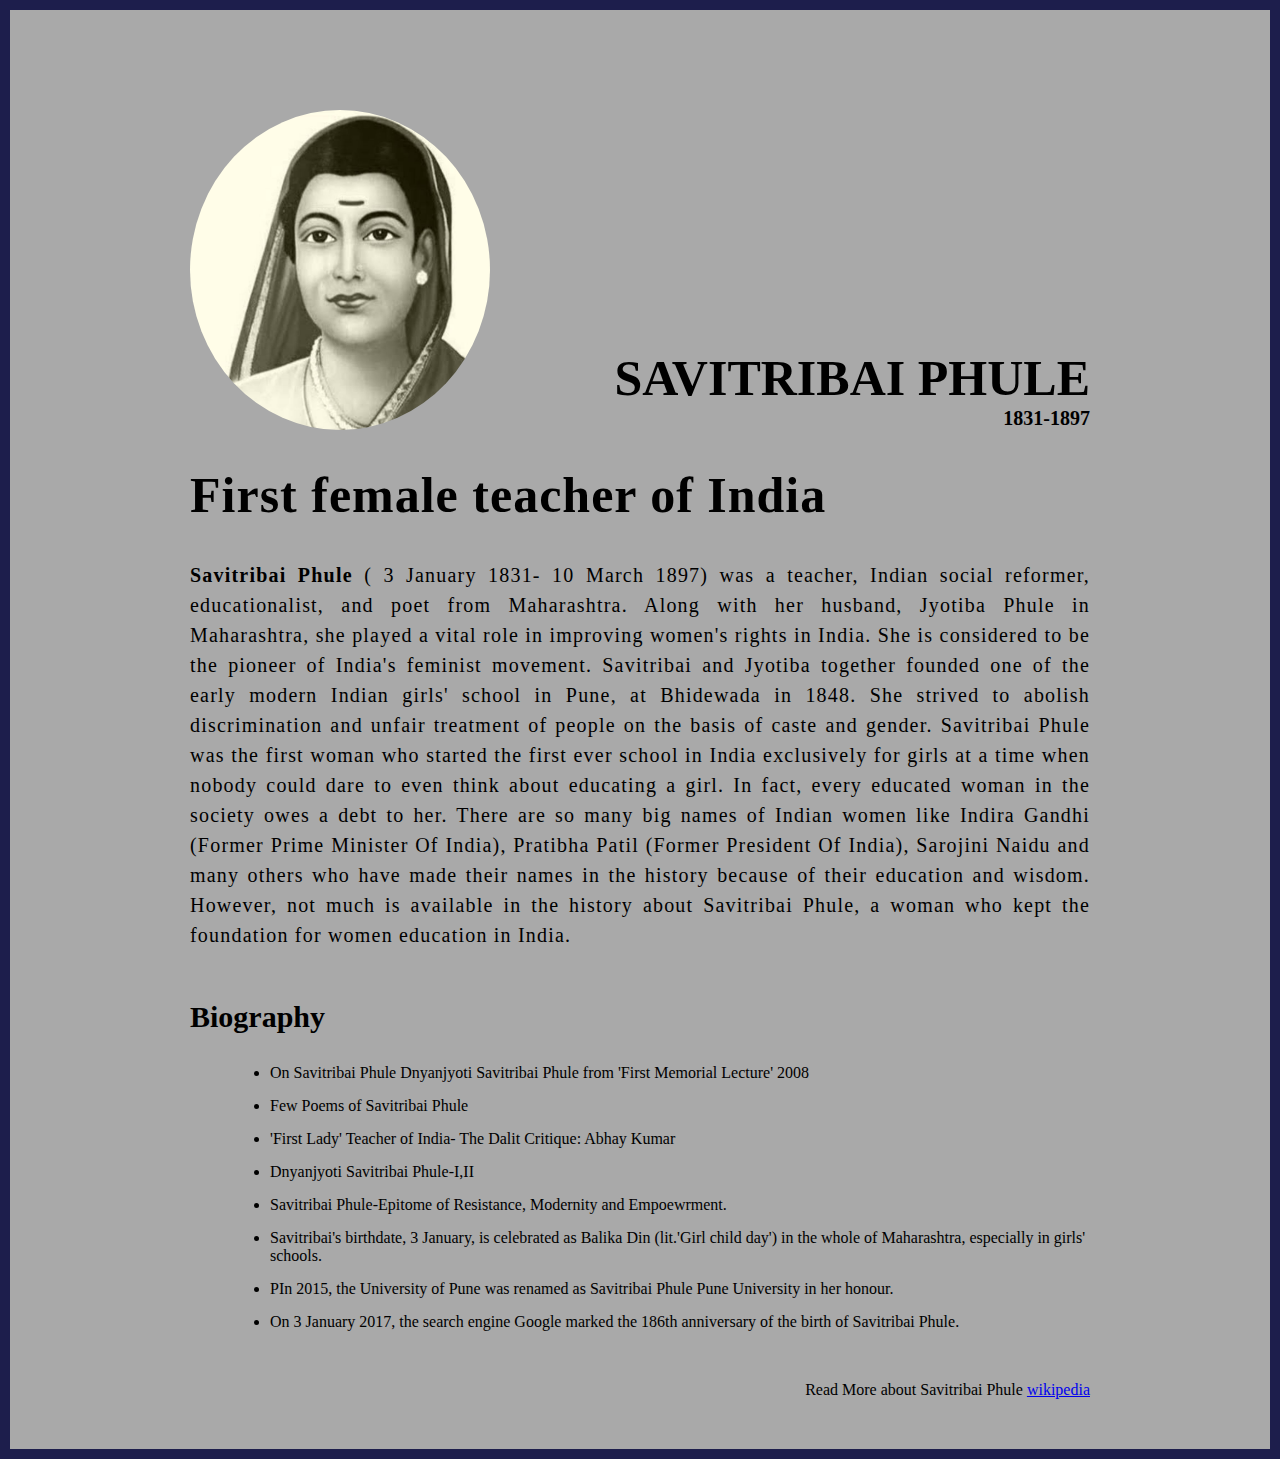
<file: prectice-project/project-1/index.htm>
<!DOCTYPE html>
<html lang="en">

<head>
    <meta charset="UTF-8">
    <meta http-equiv="X-UA-Compatible" content="IE=edge">
    <meta name="viewport" content="width=device-width, initial-scale=1.0">
    <title>Savitribai Phule</title>
    <link rel="stylesheet" href="css/style.css">
</head>

<body>
    <div class="container">
        <div class="content">
            <section class="top_section">
                <div class="img_container">
                    <img src="img/untitled-design.jpg" alt="">
                </div>
                <div>
                    <h1>Savitribai Phule</h1>
                    <h4>1831-1897 </h4>
                </div>
            </section>
            <section class="about_section">
                <h2>First female teacher of India</h2>
                <p><b>Savitribai Phule </b> ( 3 January 1831- 10 March 1897) was a teacher, Indian social reformer, educationalist, and poet from
                    Maharashtra.
                    Along with her husband, Jyotiba Phule in Maharashtra, she played a vital role in improving women's
                    rights in India. She is considered to be the pioneer of India's feminist movement. Savitribai and
                    Jyotiba together founded one of the early modern Indian girls' school in Pune, at Bhidewada in 1848.
                    She strived to abolish discrimination and unfair treatment of people on the basis of caste and
                    gender.

                    Savitribai Phule was the first woman who started the first ever school in India exclusively for
                    girls at a time when nobody could dare to even think about educating a girl. In fact, every educated
                    woman in the society owes a debt to her. There are so many big names of Indian women like Indira
                    Gandhi (Former Prime Minister Of India), Pratibha Patil (Former President Of India), Sarojini Naidu
                    and many others who have made their names in the history because of their education and wisdom.
                    However, not much is available in the history about Savitribai Phule, a woman who kept the
                    foundation for women education in India.</p>
            </section>
            <section class="biography_section">
                <h3>Biography</h3>
                <ul>
                    <li>On Savitribai Phule Dnyanjyoti Savitribai Phule from 'First Memorial Lecture' 2008</li>
                    <li>Few Poems of Savitribai  Phule</li>
                    <li>'First Lady' Teacher of India- The Dalit Critique: Abhay Kumar</li>
                    <li>  Dnyanjyoti Savitribai Phule-I,II</li>
                    <li>  Savitribai Phule-Epitome of Resistance, Modernity and Empoewrment.</li>
                    <li>Savitribai's birthdate, 3 January, is celebrated as Balika Din (lit.'Girl child day') in the
                        whole of Maharashtra, especially in girls' schools.</li>
                    <li>PIn 2015, the University of Pune was renamed as Savitribai Phule Pune University in her honour.
                    </li>
                    <li>On 3 January 2017, the search engine Google marked the 186th anniversary of the birth of
                        Savitribai Phule.</li>
                </ul>
            </section>
            <footer>Read More about Savitribai Phule <a href="https://en.wikipedia.org/wiki/Savitribai_Phule">wikipedia</a></footer>
        </div>
    </div>
</body>

</html>
</file>
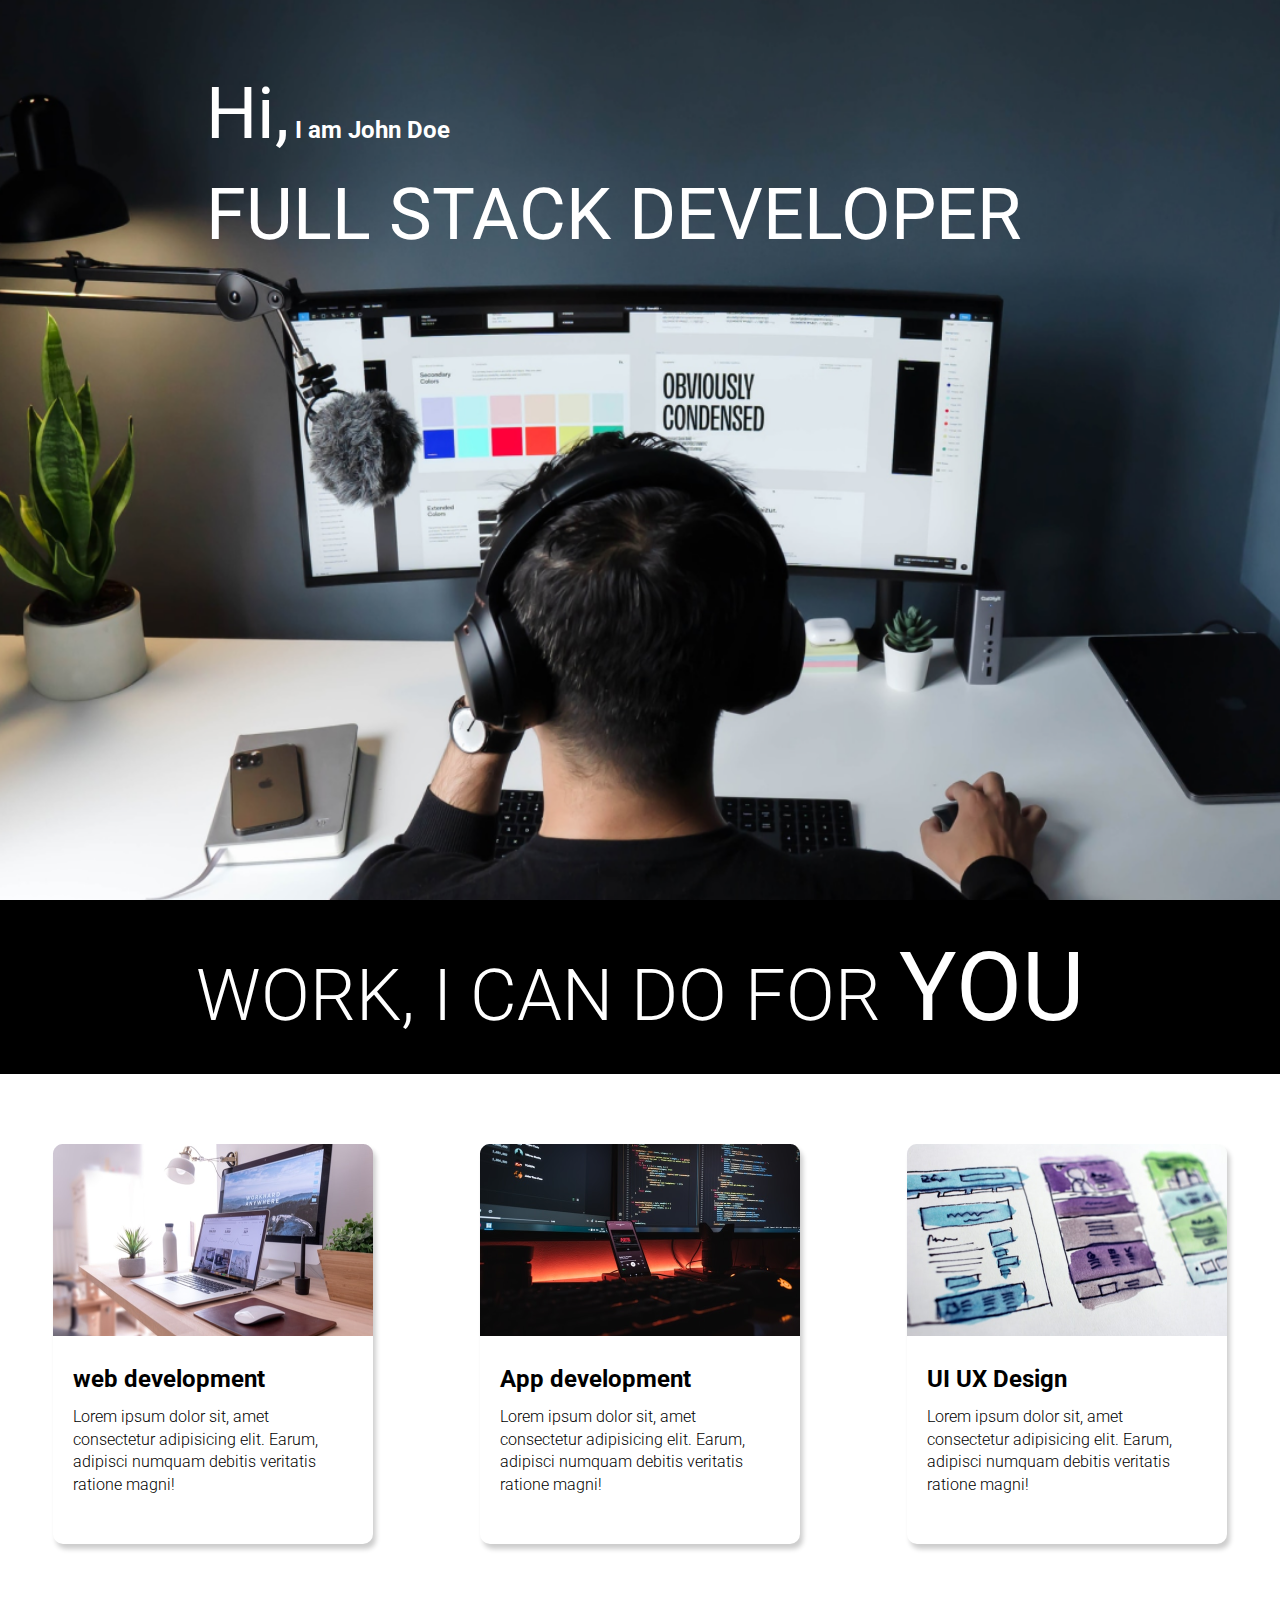
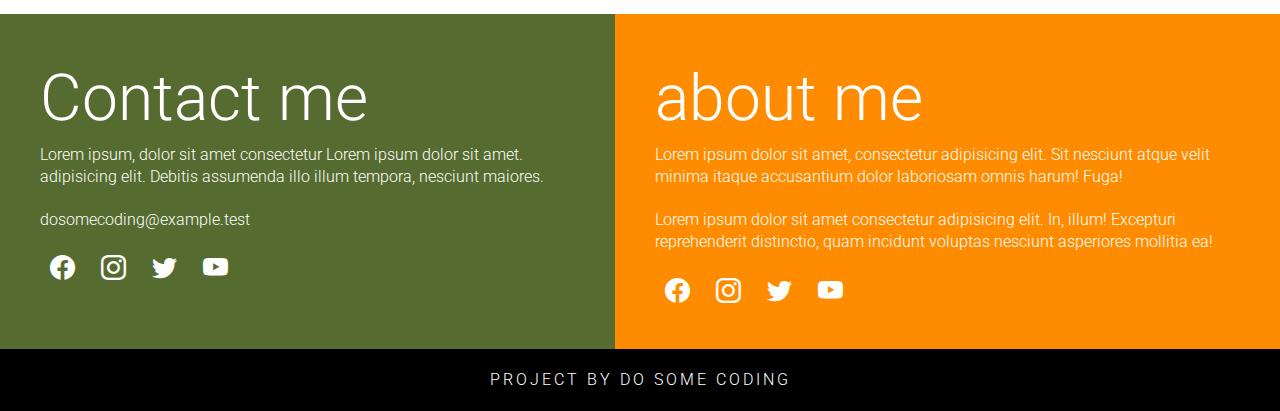
<file: prectice-project/project-4/index.htm>
<!DOCTYPE html>
<html lang="en">

<head>
    <meta charset="UTF-8">
    <meta http-equiv="X-UA-Compatible" content="IE=edge">
    <meta name="viewport" content="width=device-width, initial-scale=1.0">
    <title>Developer Landing Page</title>
    <link rel="stylesheet" href="css/style.css">
    <link rel="stylesheet" href="https://cdn.jsdelivr.net/npm/bootstrap-icons@1.10.4/font/bootstrap-icons.css">

</head>

<body>
    <section class="hero_section">
        <div class="text_container">
            <h2><span class="lg_text">Hi,</span> I am John Doe</h2>
            <h1 class="lg_text">FULL STACK DEVELOPER</h1>
        </div>
    </section>

    <section class="black_box">
        <h2>WORK, I CAN DO FOR <span>YOU</span> </h2>
    </section>

    <section class="work">
        <div class="grid_item">
            <div class="card">
                <div class="img_container">
                    <img src="img/web.png" alt="web development">
                </div>
                <div class="card_content">
                    <h2>web development</h2>
                    <p>Lorem ipsum dolor sit, amet consectetur adipisicing elit. Earum, adipisci numquam debitis
                        veritatis
                        ratione magni! </p>
                      
                </div>
            </div>
        </div>
        <div class="grid_item">
            <div class="card">
                <div class="img_container">
                    <img src="img/mobile.png" alt="web development">
                </div>
                <div class="card_content">
                    <h2>App development</h2>
                    <p>Lorem ipsum dolor sit, amet consectetur adipisicing elit. Earum, adipisci numquam debitis
                        veritatis
                        ratione magni!</p>
                </div>
            </div>
        </div>
        <div class="grid_item">
            <div class="card">
                <div class="img_container">
                    <img src="img/uiux.png" alt="web development">
                </div>
                <div class="card_content">
                    <h2>UI UX Design</h2>
                    <p>Lorem ipsum dolor sit, amet consectetur adipisicing elit. Earum, adipisci numquam debitis
                        veritatis
                        ratione magni!</p>
                        
                </div>
            </div>
        </div>
    </section>

    <section class="bottom_section">
        <div class="contact">
            <h2>Contact me</h2>
            <p>Lorem ipsum, dolor sit amet consectetur
               Lorem ipsum dolor sit amet. adipisicing elit. Debitis assumenda illo illum tempora, nesciunt maiores.</p>
            <p>dosomecoding@example.test</p>
            <div class="icons">
                <i class="bi bi-facebook"></i>
                <i class="bi bi-instagram"></i>
                <i class="bi bi-twitter"></i>
                <i class="bi bi-youtube"></i>
            </div>
        </div>
        <div class="about">
            <h2>about me</h2>
            <p>Lorem ipsum dolor sit amet, consectetur adipisicing elit. Sit nesciunt atque velit minima itaque
                accusantium dolor laboriosam omnis harum! Fuga!</p>
            <p>Lorem ipsum dolor sit amet consectetur adipisicing elit. In, illum! Excepturi reprehenderit distinctio,
                quam incidunt voluptas nesciunt asperiores mollitia ea!</p>
                <div class="icons">
                    <i class="bi bi-facebook"></i>
                    <i class="bi bi-instagram"></i>
                    <i class="bi bi-twitter"></i>
                    <i class="bi bi-youtube"></i>
                </div>
        </div>
    </section>

<footer>
    project By do some coding 
</footer>






</body>

</html>
</file>
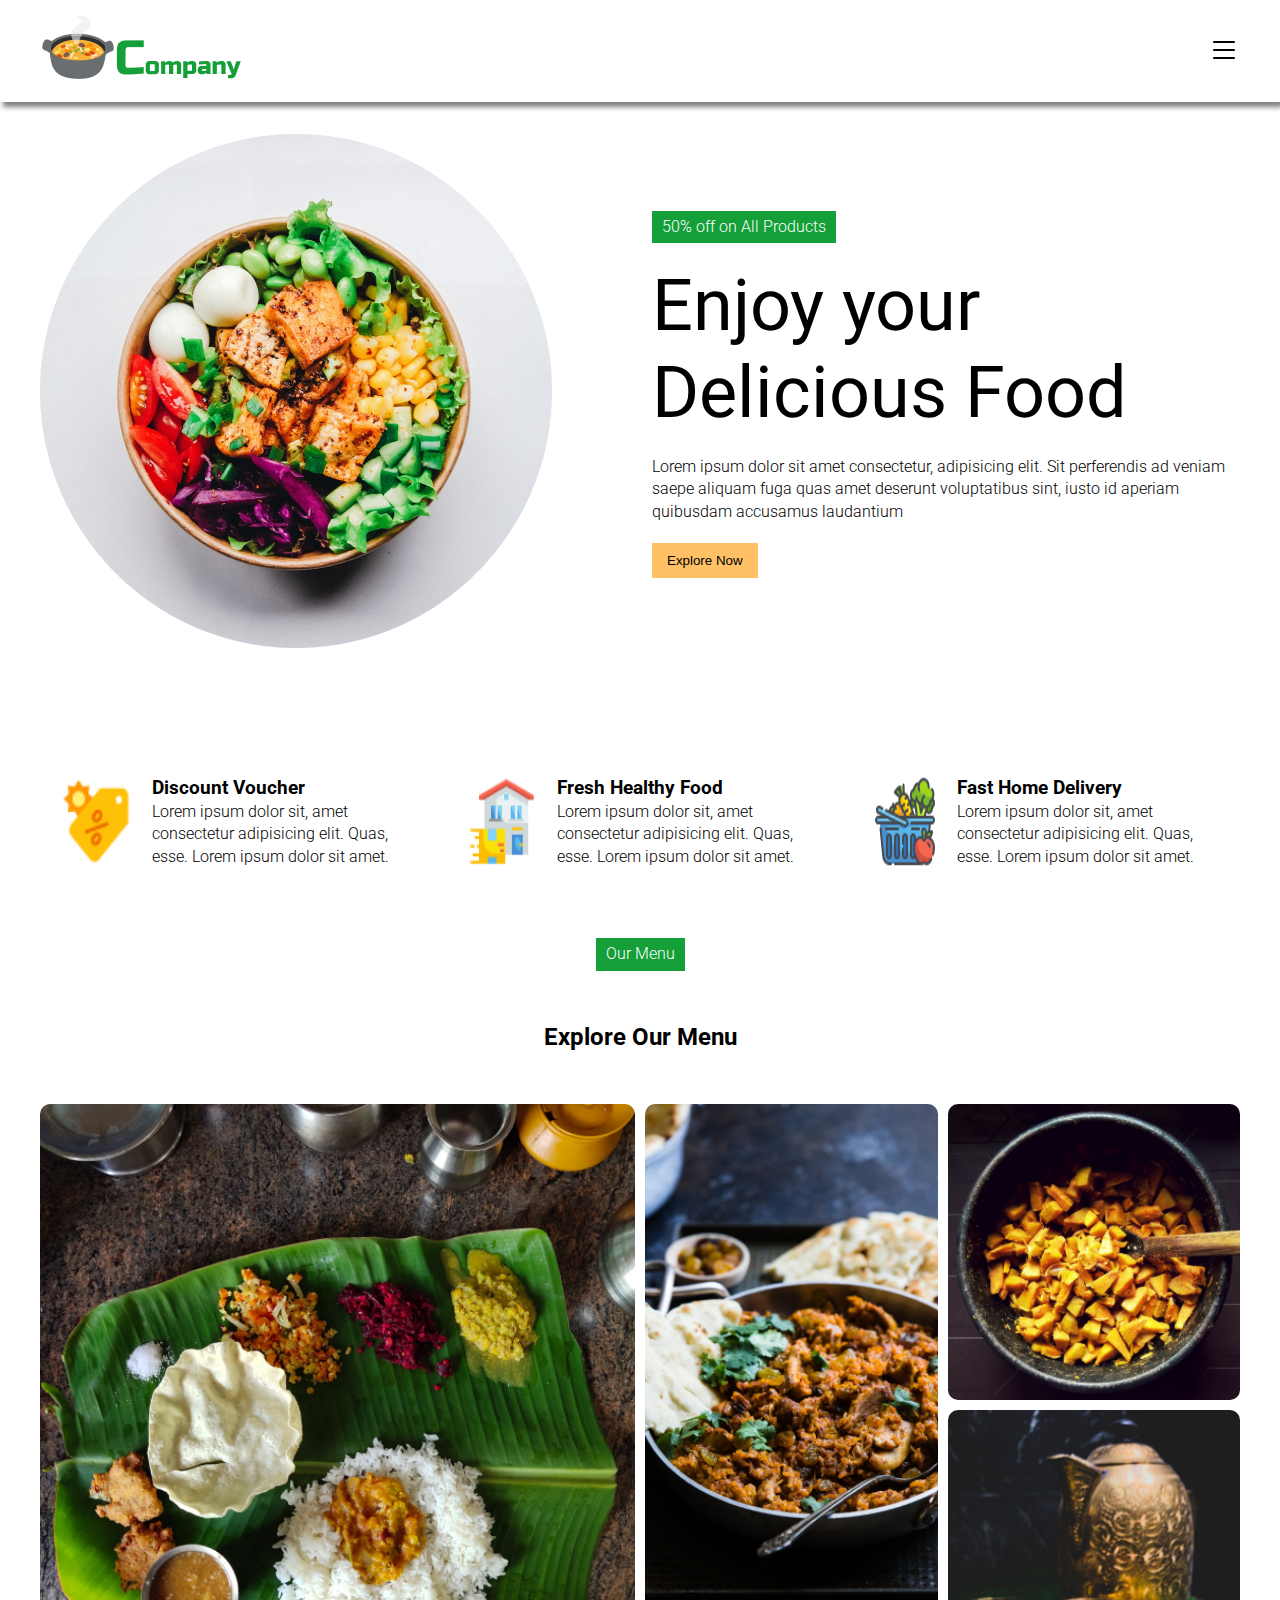
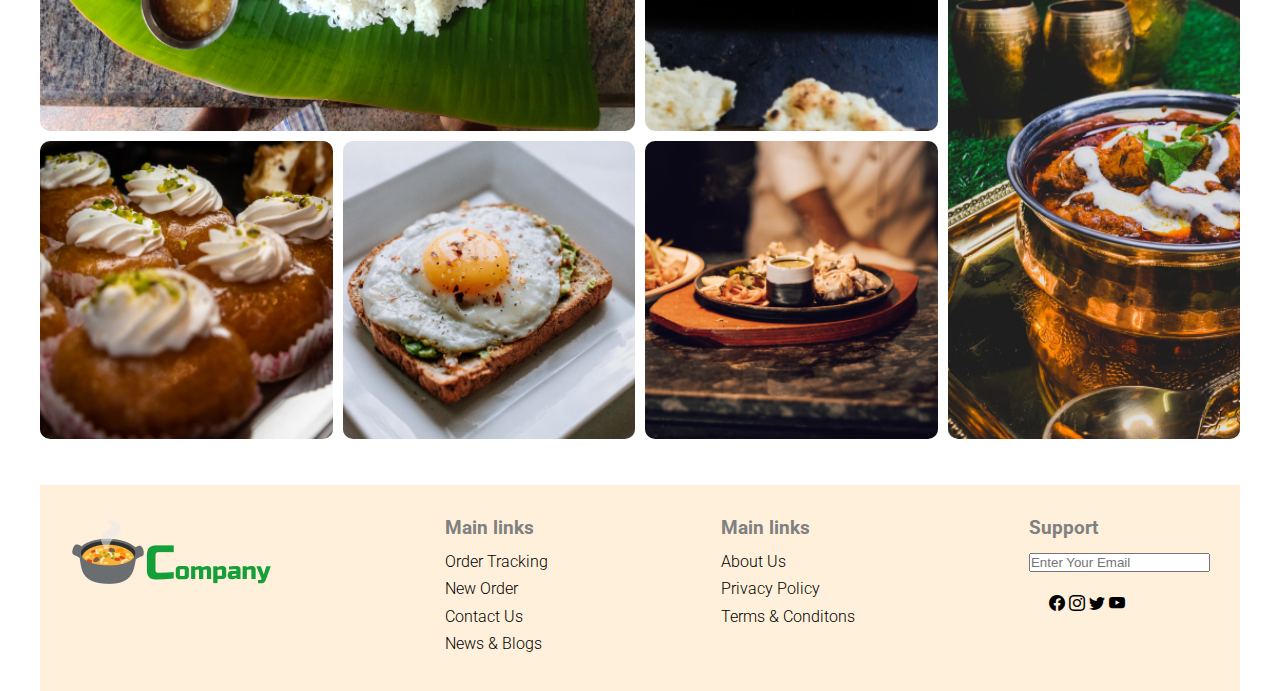
<file: prectice-project/project-5/index.htm>
<!DOCTYPE html>
<html lang="en">

<head>
    <meta charset="UTF-8">
    <meta http-equiv="X-UA-Compatible" content="IE=edge">
    <meta name="viewport" content="width=device-width, initial-scale=1.0">
    <title>Restaurant Website</title>
    <link rel="stylesheet" href="css/style.css">
    <link rel="stylesheet" href="https://cdn.jsdelivr.net/npm/bootstrap-icons@1.10.4/font/bootstrap-icons.css">
</head>

<body>
    <nav>
        <div class="navigation container">
            <div class="logo_container">
                <img src="img/logo.png" alt="logo">
            </div>
            <div class="bar_icon">
                <i class="bi bi-list"></i>
            </div>
        </div>
    </nav>

    <!-- Hero section -->
    <div class="container">
        <div class="hero">
            <div class="hero_img">
                <img src="img/hero_image.png" alt="">
            </div>
            <div class="hero_content">
                <div class="tag">50% off on All Products </div>
                <h1>Enjoy your Delicious Food</h1>
                <p>Lorem ipsum dolor sit amet consectetur, adipisicing elit. Sit perferendis ad veniam saepe aliquam
                    fuga quas amet deserunt voluptatibus sint, iusto id aperiam quibusdam accusamus laudantium</p>

                <button class="explore_btn">Explore Now</button>
            </div>
        </div>
        <section class="features">
            <div class="feature">
                <img src="icons/discount.png" alt="">
                <div class="feature_content">
                    <h3>Discount Voucher</h3>
                    <p>Lorem ipsum dolor sit, amet consectetur adipisicing elit. Quas, esse. Lorem ipsum dolor sit amet.
                    </p>
                </div>
            </div>
            <div class="feature">
                <img src="icons/delivery.png" alt="">
                <div class="feature_content">
                    <h3>Fresh Healthy Food</h3>
                    <p>Lorem ipsum dolor sit, amet consectetur adipisicing elit. Quas, esse. Lorem ipsum dolor sit amet.
                    </p>
                </div>
            </div>
            <div class="feature">
                <img src="icons/fresh.png" alt="">
                <div class="feature_content">
                    <h3>Fast Home Delivery</h3>
                    <p>Lorem ipsum dolor sit, amet consectetur adipisicing elit. Quas, esse. Lorem ipsum dolor sit amet.
                    </p>
                </div>
            </div>
        </section>
        <div class="divider"></div>
        <div class="menu">
            <div class="tag">Our Menu</div>
            <h2>Explore Our Menu</h2>
            <div class="grid">
                <div class="item1">
                    <img class="grid_img" src="img/grid_image1.png" alt="">
                </div>
                <div class="item2">
                    <img class="grid_img" src="img/grid_image2.png" alt="">
                </div>
                <div class="item3">
                    <img class="grid_img" src="img/grid_image3.png" alt="">
                </div>
                <div class="item4">
                    <img class="grid_img" src="img/grid_image4.png" alt="">
                </div>
                <div class="item5">
                    <img class="grid_img" src="img/grid_image5.png" alt="">
                </div>
                <div class="item6">
                    <img class="grid_img" src="img/grid_image6.png" alt="">
                </div>
                <div class="item7">
                    <img class="grid_img" src="img/grid_image7.png" alt="">
                </div>
            </div>
        </div>

        <footer>
            <div class="footer_container container">
                <div class="footer_logo">
                    <img src="img/logo.png" alt="">
                </div>
                <div class="link_lists">
                    <h3>Main links</h3>
                    <ul>
                        <li>Order Tracking</li>
                        <li>New Order</li>
                        <li>Contact Us</li>
                        <li>News & Blogs</li>
                    </ul>
                </div>
                <div class="link_lists">
                    <h3>Main links</h3>
                    <ul>
                        <li>About Us</li>
                        <li>Privacy Policy</li>
                        <li>Terms & Conditons</li>
                    </ul>
                </div>
                <div class="news_letter">
                    <h3>Support</h3>
                    <input type="email" placeholder="Enter Your Email">
                    <div class="icon_container">
                        <div class="icon">
                            <i class="bi bi-facebook"></i>
                            <i class="bi bi-instagram"></i>
                            <i class="bi bi-twitter"></i>
                            <i class="bi bi-youtube"></i>
                        </div>
                    </div>
                </div>
            </div>
        </footer>


    </div>

</body>

</html>
</file>
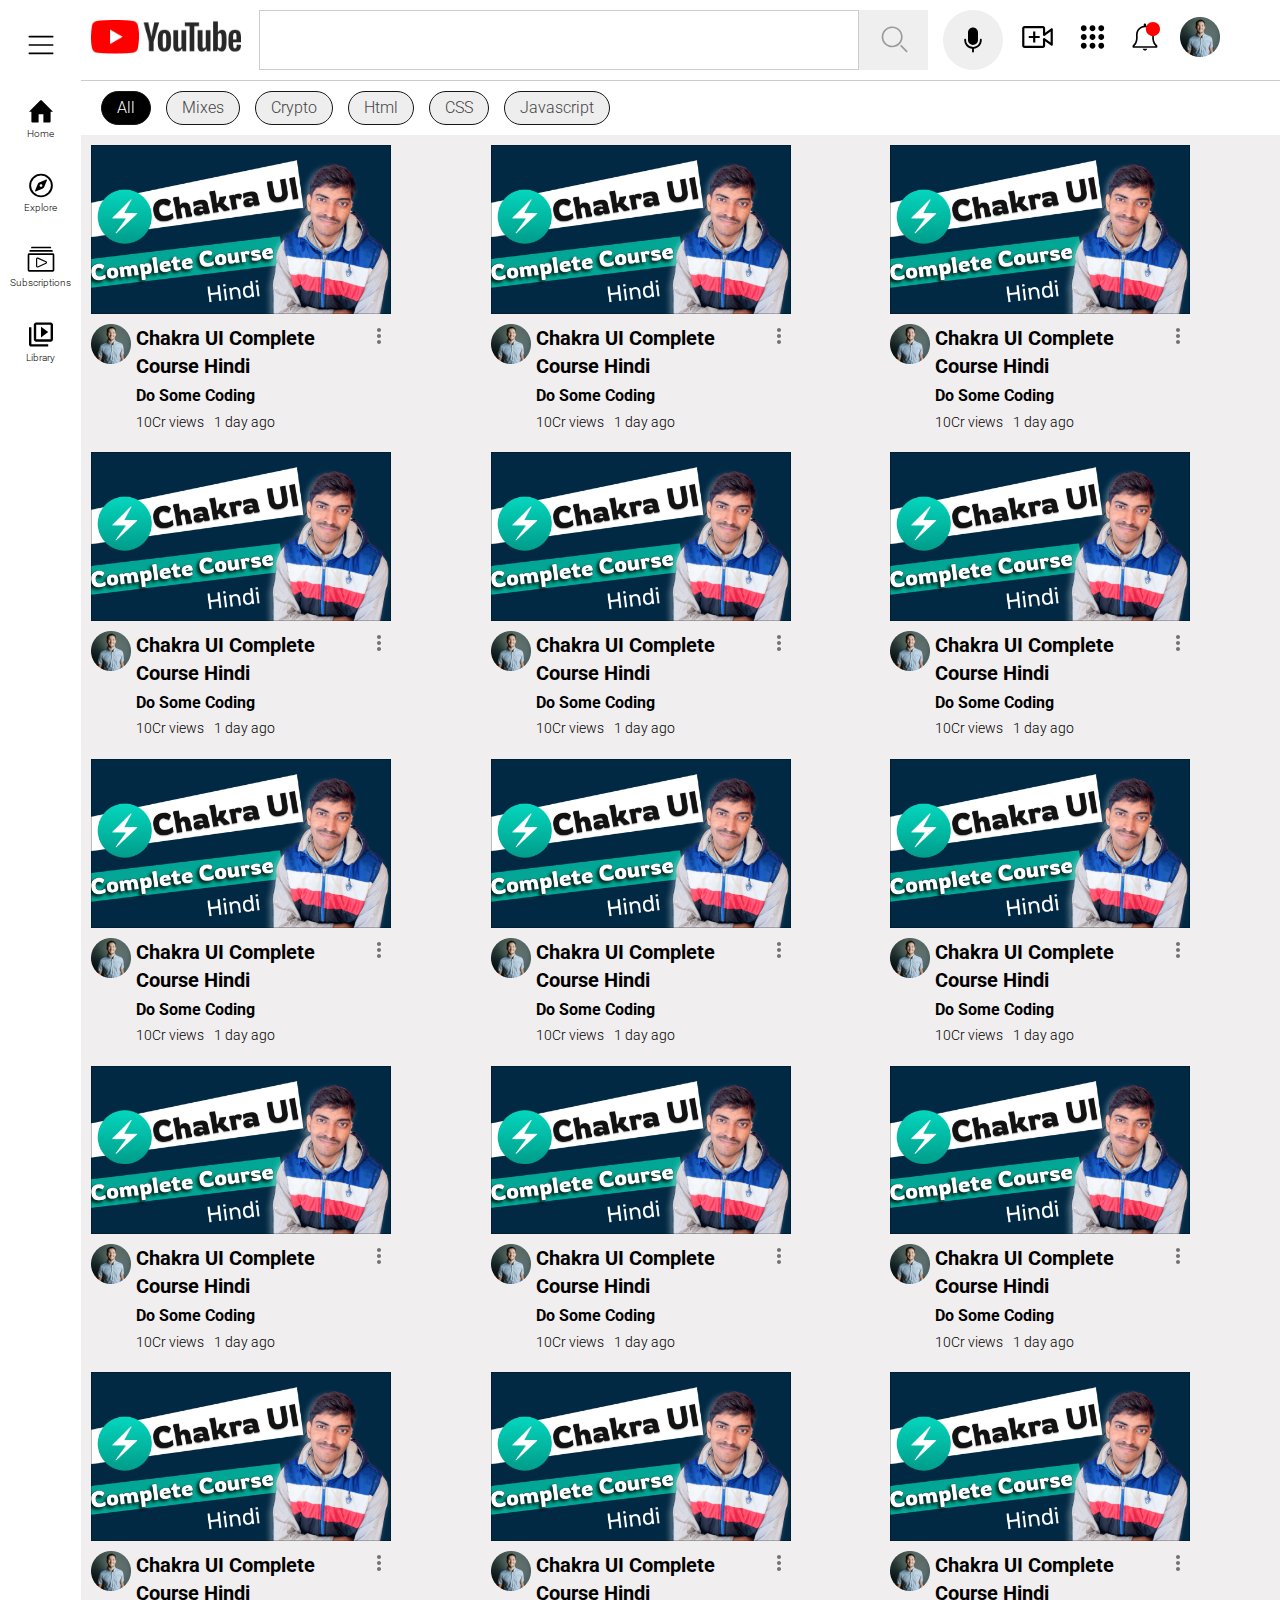
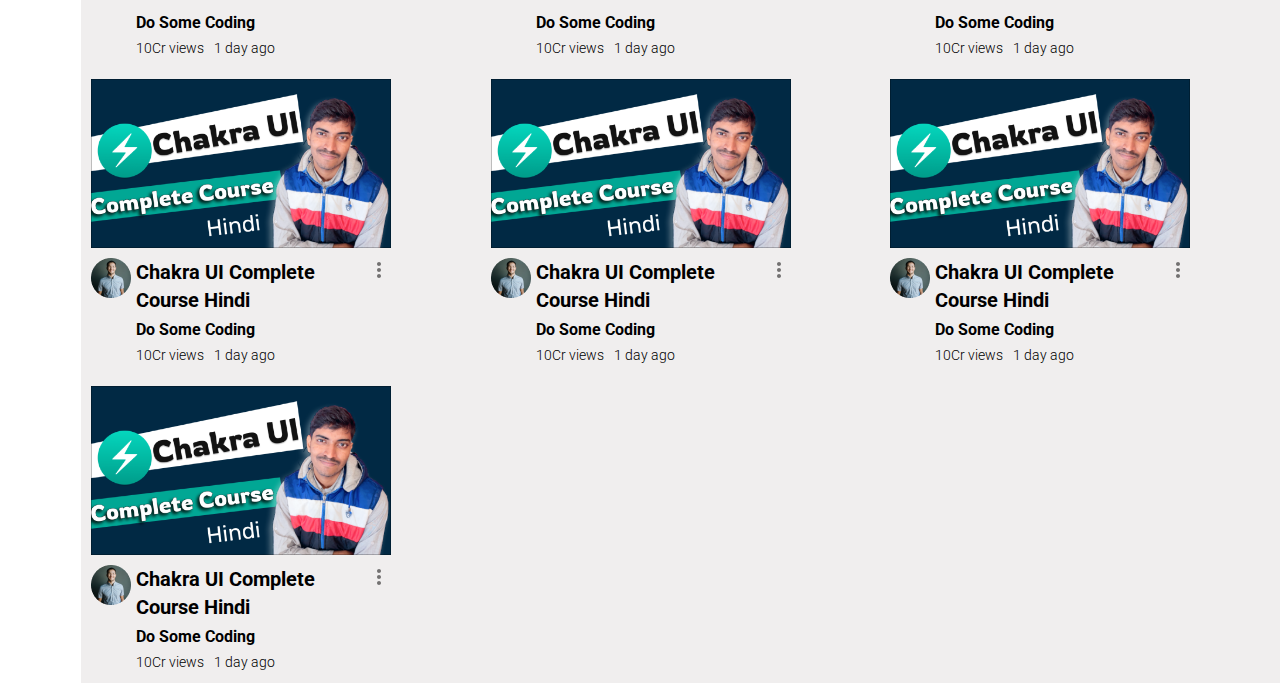
<file: prectice-project/project-7/index.htm>
<!DOCTYPE html>
<html lang="en">
  <head>
    <meta charset="UTF-8" />
    <meta http-equiv="X-UA-Compatible" content="IE=edge" />
    <meta name="viewport" content="width=device-width, initial-scale=1.0" />
    <title>Youtube Clone</title>
    <link rel="stylesheet" href="css/style.css" />
  </head>
  <body>
    <div class="container">
      <aside>
        <div class="bars">
          <img src="icons/bars.svg" alt="bars" />
        </div>

        <div class="side-icons">
          <i>
            <img src="icons/home.svg" alt="home" />
          </i>
          <p>Home</p>
        </div>
        <div class="side-icons">
          <i>
            <img src="icons/compass.svg" alt="explore" />
          </i>
          <p>Explore</p>
        </div>
        <div class="side-icons">
          <i>
            <img src="icons/video-gallary.svg" alt="gallary" />
          </i>
          <p>Subscriptions</p>
        </div>
        <div class="side-icons">
          <i>
            <img src="icons/video-library.svg" alt="library" />
          </i>
          <p>Library</p>
        </div>
      </aside>
      <div class="main-container">
        <header>
          <nav>
            <div class="logo">
              <img src="img/youtube-logo.png" alt="Youtube Logo" />
            </div>
            <div class="center-nav">
              <div class="search">
                <input type="text" />
                <button>
                  <img src="icons/search.svg" alt="search" />
                </button>
              </div>
              <div class="mic">
                <img src="icons/mic.svg" alt="mic" />
              </div>
            </div>
            <div class="side-nav">
              <i>
                <img src="icons/video-add.svg" alt="video add" />
              </i>
              <i>
                <img src="icons/dot-grid.svg" alt="grid" />
              </i>
              <i>
                <img src="icons/bell.svg" alt="bell" />
              </i>
              <i>
                <img src="img/avatar.png" alt="avatar" />
              </i>
            </div>
          </nav>
          <div class="tags">
            <div class="tag dark">All</div>
            <div class="tag light">Mixes</div>
            <div class="tag light">Crypto</div>
            <div class="tag light">Html</div>
            <div class="tag light">CSS</div>
            <div class="tag light">Javascript</div>
          </div>
        </header>
        <main>
          <div class="card-container">
            <div class="card">
              <img src="img/thumbnail.png" alt="thumbnail" />
              <div class="avatar-content">
                <div class="avatar">
                  <img src="img/avatar.png" alt="avatar" />
                </div>

                <div class="content">
                  <h3>Chakra UI Complete Course Hindi</h3>
                  <p class="channel-name">Do Some Coding</p>
                  <div class="content-status">
                    <p>10Cr views</p>
                    <p>1 day ago</p>
                  </div>
                </div>
                <div class="dots">
                  <img src="icons/dots.svg" alt="dots" />
                </div>
              </div>
            </div>
            <div class="card">
              <img src="img/thumbnail.png" alt="thumbnail" />
              <div class="avatar-content">
                <div class="avatar">
                  <img src="img/avatar.png" alt="avatar" />
                </div>

                <div class="content">
                  <h3>Chakra UI Complete Course Hindi</h3>
                  <p class="channel-name">Do Some Coding</p>
                  <div class="content-status">
                    <p>10Cr views</p>
                    <p>1 day ago</p>
                  </div>
                </div>
                <div class="dots">
                  <img src="icons/dots.svg" alt="dots" />
                </div>
              </div>
            </div>
            <div class="card">
              <img src="img/thumbnail.png" alt="thumbnail" />
              <div class="avatar-content">
                <div class="avatar">
                  <img src="img/avatar.png" alt="avatar" />
                </div>

                <div class="content">
                  <h3>Chakra UI Complete Course Hindi</h3>
                  <p class="channel-name">Do Some Coding</p>
                  <div class="content-status">
                    <p>10Cr views</p>
                    <p>1 day ago</p>
                  </div>
                </div>
                <div class="dots">
                  <img src="icons/dots.svg" alt="dots" />
                </div>
              </div>
            </div>
            <div class="card">
              <img src="img/thumbnail.png" alt="thumbnail" />
              <div class="avatar-content">
                <div class="avatar">
                  <img src="img/avatar.png" alt="avatar" />
                </div>

                <div class="content">
                  <h3>Chakra UI Complete Course Hindi</h3>
                  <p class="channel-name">Do Some Coding</p>
                  <div class="content-status">
                    <p>10Cr views</p>
                    <p>1 day ago</p>
                  </div>
                </div>
                <div class="dots">
                  <img src="icons/dots.svg" alt="dots" />
                </div>
              </div>
            </div>
            <div class="card">
              <img src="img/thumbnail.png" alt="thumbnail" />
              <div class="avatar-content">
                <div class="avatar">
                  <img src="img/avatar.png" alt="avatar" />
                </div>

                <div class="content">
                  <h3>Chakra UI Complete Course Hindi</h3>
                  <p class="channel-name">Do Some Coding</p>
                  <div class="content-status">
                    <p>10Cr views</p>
                    <p>1 day ago</p>
                  </div>
                </div>
                <div class="dots">
                  <img src="icons/dots.svg" alt="dots" />
                </div>
              </div>
            </div>
            <div class="card">
              <img src="img/thumbnail.png" alt="thumbnail" />
              <div class="avatar-content">
                <div class="avatar">
                  <img src="img/avatar.png" alt="avatar" />
                </div>

                <div class="content">
                  <h3>Chakra UI Complete Course Hindi</h3>
                  <p class="channel-name">Do Some Coding</p>
                  <div class="content-status">
                    <p>10Cr views</p>
                    <p>1 day ago</p>
                  </div>
                </div>
                <div class="dots">
                  <img src="icons/dots.svg" alt="dots" />
                </div>
              </div>
            </div>
            <div class="card">
              <img src="img/thumbnail.png" alt="thumbnail" />
              <div class="avatar-content">
                <div class="avatar">
                  <img src="img/avatar.png" alt="avatar" />
                </div>

                <div class="content">
                  <h3>Chakra UI Complete Course Hindi</h3>
                  <p class="channel-name">Do Some Coding</p>
                  <div class="content-status">
                    <p>10Cr views</p>
                    <p>1 day ago</p>
                  </div>
                </div>
                <div class="dots">
                  <img src="icons/dots.svg" alt="dots" />
                </div>
              </div>
            </div>
            <div class="card">
              <img src="img/thumbnail.png" alt="thumbnail" />
              <div class="avatar-content">
                <div class="avatar">
                  <img src="img/avatar.png" alt="avatar" />
                </div>

                <div class="content">
                  <h3>Chakra UI Complete Course Hindi</h3>
                  <p class="channel-name">Do Some Coding</p>
                  <div class="content-status">
                    <p>10Cr views</p>
                    <p>1 day ago</p>
                  </div>
                </div>
                <div class="dots">
                  <img src="icons/dots.svg" alt="dots" />
                </div>
              </div>
            </div>
            <div class="card">
              <img src="img/thumbnail.png" alt="thumbnail" />
              <div class="avatar-content">
                <div class="avatar">
                  <img src="img/avatar.png" alt="avatar" />
                </div>

                <div class="content">
                  <h3>Chakra UI Complete Course Hindi</h3>
                  <p class="channel-name">Do Some Coding</p>
                  <div class="content-status">
                    <p>10Cr views</p>
                    <p>1 day ago</p>
                  </div>
                </div>
                <div class="dots">
                  <img src="icons/dots.svg" alt="dots" />
                </div>
              </div>
            </div>
            <div class="card">
              <img src="img/thumbnail.png" alt="thumbnail" />
              <div class="avatar-content">
                <div class="avatar">
                  <img src="img/avatar.png" alt="avatar" />
                </div>

                <div class="content">
                  <h3>Chakra UI Complete Course Hindi</h3>
                  <p class="channel-name">Do Some Coding</p>
                  <div class="content-status">
                    <p>10Cr views</p>
                    <p>1 day ago</p>
                  </div>
                </div>
                <div class="dots">
                  <img src="icons/dots.svg" alt="dots" />
                </div>
              </div>
            </div>
            <div class="card">
              <img src="img/thumbnail.png" alt="thumbnail" />
              <div class="avatar-content">
                <div class="avatar">
                  <img src="img/avatar.png" alt="avatar" />
                </div>

                <div class="content">
                  <h3>Chakra UI Complete Course Hindi</h3>
                  <p class="channel-name">Do Some Coding</p>
                  <div class="content-status">
                    <p>10Cr views</p>
                    <p>1 day ago</p>
                  </div>
                </div>
                <div class="dots">
                  <img src="icons/dots.svg" alt="dots" />
                </div>
              </div>
            </div>
            <div class="card">
              <img src="img/thumbnail.png" alt="thumbnail" />
              <div class="avatar-content">
                <div class="avatar">
                  <img src="img/avatar.png" alt="avatar" />
                </div>

                <div class="content">
                  <h3>Chakra UI Complete Course Hindi</h3>
                  <p class="channel-name">Do Some Coding</p>
                  <div class="content-status">
                    <p>10Cr views</p>
                    <p>1 day ago</p>
                  </div>
                </div>
                <div class="dots">
                  <img src="icons/dots.svg" alt="dots" />
                </div>
              </div>
            </div>
            <div class="card">
              <img src="img/thumbnail.png" alt="thumbnail" />
              <div class="avatar-content">
                <div class="avatar">
                  <img src="img/avatar.png" alt="avatar" />
                </div>

                <div class="content">
                  <h3>Chakra UI Complete Course Hindi</h3>
                  <p class="channel-name">Do Some Coding</p>
                  <div class="content-status">
                    <p>10Cr views</p>
                    <p>1 day ago</p>
                  </div>
                </div>
                <div class="dots">
                  <img src="icons/dots.svg" alt="dots" />
                </div>
              </div>
            </div>
            <div class="card">
              <img src="img/thumbnail.png" alt="thumbnail" />
              <div class="avatar-content">
                <div class="avatar">
                  <img src="img/avatar.png" alt="avatar" />
                </div>

                <div class="content">
                  <h3>Chakra UI Complete Course Hindi</h3>
                  <p class="channel-name">Do Some Coding</p>
                  <div class="content-status">
                    <p>10Cr views</p>
                    <p>1 day ago</p>
                  </div>
                </div>
                <div class="dots">
                  <img src="icons/dots.svg" alt="dots" />
                </div>
              </div>
            </div>
            <div class="card">
              <img src="img/thumbnail.png" alt="thumbnail" />
              <div class="avatar-content">
                <div class="avatar">
                  <img src="img/avatar.png" alt="avatar" />
                </div>

                <div class="content">
                  <h3>Chakra UI Complete Course Hindi</h3>
                  <p class="channel-name">Do Some Coding</p>
                  <div class="content-status">
                    <p>10Cr views</p>
                    <p>1 day ago</p>
                  </div>
                </div>
                <div class="dots">
                  <img src="icons/dots.svg" alt="dots" />
                </div>
              </div>
            </div>
            <div class="card">
              <img src="img/thumbnail.png" alt="thumbnail" />
              <div class="avatar-content">
                <div class="avatar">
                  <img src="img/avatar.png" alt="avatar" />
                </div>

                <div class="content">
                  <h3>Chakra UI Complete Course Hindi</h3>
                  <p class="channel-name">Do Some Coding</p>
                  <div class="content-status">
                    <p>10Cr views</p>
                    <p>1 day ago</p>
                  </div>
                </div>
                <div class="dots">
                  <img src="icons/dots.svg" alt="dots" />
                </div>
              </div>
            </div>
            <div class="card">
              <img src="img/thumbnail.png" alt="thumbnail" />
              <div class="avatar-content">
                <div class="avatar">
                  <img src="img/avatar.png" alt="avatar" />
                </div>

                <div class="content">
                  <h3>Chakra UI Complete Course Hindi</h3>
                  <p class="channel-name">Do Some Coding</p>
                  <div class="content-status">
                    <p>10Cr views</p>
                    <p>1 day ago</p>
                  </div>
                </div>
                <div class="dots">
                  <img src="icons/dots.svg" alt="dots" />
                </div>
              </div>
            </div>
            <div class="card">
              <img src="img/thumbnail.png" alt="thumbnail" />
              <div class="avatar-content">
                <div class="avatar">
                  <img src="img/avatar.png" alt="avatar" />
                </div>

                <div class="content">
                  <h3>Chakra UI Complete Course Hindi</h3>
                  <p class="channel-name">Do Some Coding</p>
                  <div class="content-status">
                    <p>10Cr views</p>
                    <p>1 day ago</p>
                  </div>
                </div>
                <div class="dots">
                  <img src="icons/dots.svg" alt="dots" />
                </div>
              </div>
            </div>
            <div class="card">
              <img src="img/thumbnail.png" alt="thumbnail" />
              <div class="avatar-content">
                <div class="avatar">
                  <img src="img/avatar.png" alt="avatar" />
                </div>

                <div class="content">
                  <h3>Chakra UI Complete Course Hindi</h3>
                  <p class="channel-name">Do Some Coding</p>
                  <div class="content-status">
                    <p>10Cr views</p>
                    <p>1 day ago</p>
                  </div>
                </div>
                <div class="dots">
                  <img src="icons/dots.svg" alt="dots" />
                </div>
              </div>
            </div>
          </div>
        </main>
      </div>
    </div>
  </body>
</html>
</file>
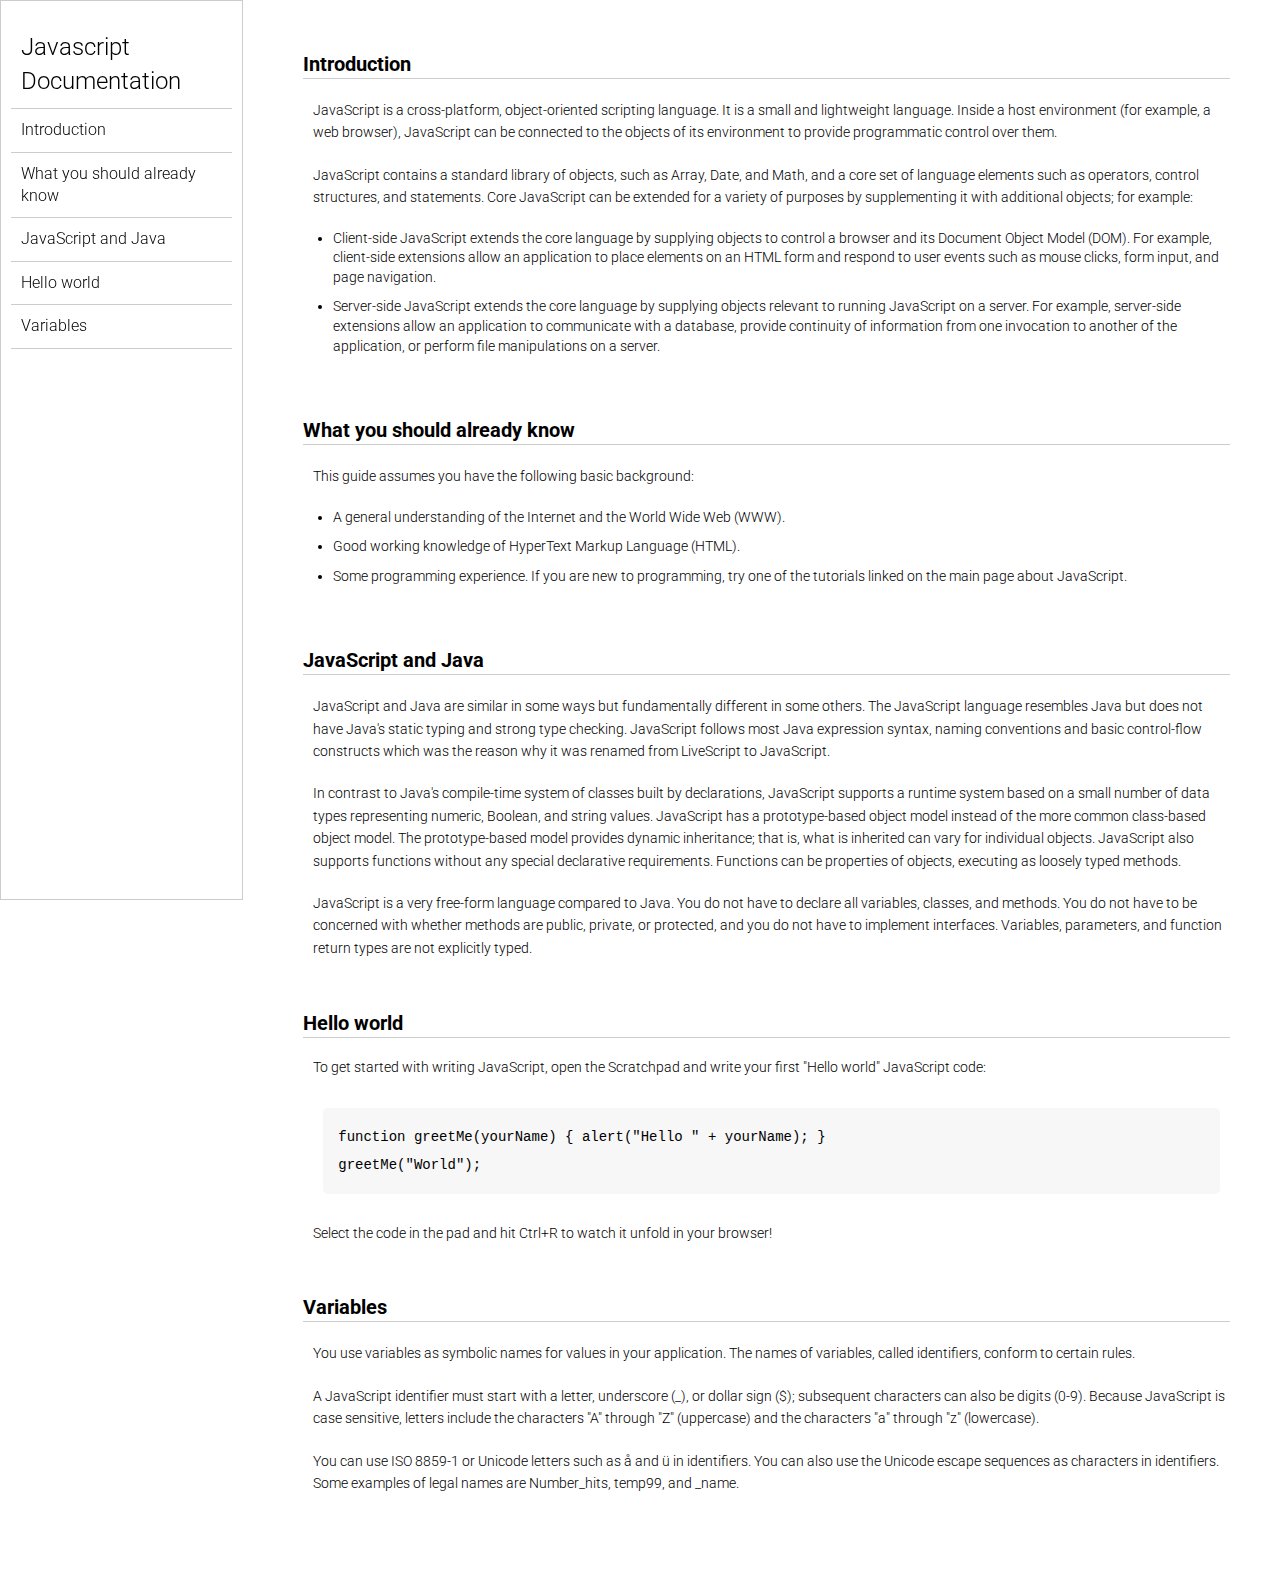
<file: prectice-project/project-8/index.htm>
<!DOCTYPE html>
<html lang="en">
  <head>
    <meta charset="UTF-8" />
    <meta http-equiv="X-UA-Compatible" content="IE=edge" />
    <meta name="viewport" content="width=device-width, initial-scale=1.0" />
    <title>Javascript Documentation</title>
    <link rel="stylesheet" href="css/style.css" />
  </head>
  <body>
    <header>
      <nav>
        <h1>Javascript Documentation</h1>
        <ul>
          <a href="#Introduction"><li>Introduction</li></a>
          <a href="#What_you_should_already_know"
            ><li>What you should already know</li></a
          >
          <a href="#JavaScript_and_Java"><li>JavaScript and Java</li></a>
          <a href="#Hello_world"><li>Hello world</li></a>
          <a href="#Variables"><li>Variables</li></a>
        </ul>
      </nav>
    </header>
    <main>
      <section id="Introduction">
        <h2>Introduction</h2>
        <article>
          <p>
            JavaScript is a cross-platform, object-oriented scripting language.
            It is a small and lightweight language. Inside a host environment
            (for example, a web browser), JavaScript can be connected to the
            objects of its environment to provide programmatic control over
            them.
          </p>

          <p>
            JavaScript contains a standard library of objects, such as Array,
            Date, and Math, and a core set of language elements such as
            operators, control structures, and statements. Core JavaScript can
            be extended for a variety of purposes by supplementing it with
            additional objects; for example:
          </p>
          <ul>
            <li>
              Client-side JavaScript extends the core language by supplying
              objects to control a browser and its Document Object Model (DOM).
              For example, client-side extensions allow an application to place
              elements on an HTML form and respond to user events such as mouse
              clicks, form input, and page navigation.
            </li>
            <li>
              Server-side JavaScript extends the core language by supplying
              objects relevant to running JavaScript on a server. For example,
              server-side extensions allow an application to communicate with a
              database, provide continuity of information from one invocation to
              another of the application, or perform file manipulations on a
              server.
            </li>
          </ul>
        </article>
      </section>
      <section id="What_you_should_already_know">
        <h2>What you should already know</h2>
        <article>
          <p>This guide assumes you have the following basic background:</p>

          <ul>
            <li>
              A general understanding of the Internet and the World Wide Web
              (WWW).
            </li>
            <li>Good working knowledge of HyperText Markup Language (HTML).</li>
            <li>
              Some programming experience. If you are new to programming, try
              one of the tutorials linked on the main page about JavaScript.
            </li>
          </ul>
        </article>
      </section>
      <section id="JavaScript_and_Java">
        <h2>JavaScript and Java</h2>
        <article>
          <p>
            JavaScript and Java are similar in some ways but fundamentally
            different in some others. The JavaScript language resembles Java but
            does not have Java's static typing and strong type checking.
            JavaScript follows most Java expression syntax, naming conventions
            and basic control-flow constructs which was the reason why it was
            renamed from LiveScript to JavaScript.
          </p>

          <p>
            In contrast to Java's compile-time system of classes built by
            declarations, JavaScript supports a runtime system based on a small
            number of data types representing numeric, Boolean, and string
            values. JavaScript has a prototype-based object model instead of the
            more common class-based object model. The prototype-based model
            provides dynamic inheritance; that is, what is inherited can vary
            for individual objects. JavaScript also supports functions without
            any special declarative requirements. Functions can be properties of
            objects, executing as loosely typed methods.
          </p>
          <p>
            JavaScript is a very free-form language compared to Java. You do not
            have to declare all variables, classes, and methods. You do not have
            to be concerned with whether methods are public, private, or
            protected, and you do not have to implement interfaces. Variables,
            parameters, and function return types are not explicitly typed.
          </p>
        </article>
      </section>
      <section id="Hello_world">
        <h2>Hello world</h2>
        <article>
          To get started with writing JavaScript, open the Scratchpad and write
          your first "Hello world" JavaScript code:
          <code
            >function greetMe(yourName) { alert("Hello " + yourName); }
            greetMe("World");
          </code>

          Select the code in the pad and hit Ctrl+R to watch it unfold in your
          browser!
        </article>
      </section>
      <section id="Variables">
        <h2>Variables</h2>
        <article>
          <p>
            You use variables as symbolic names for values in your application.
            The names of variables, called identifiers, conform to certain
            rules.
          </p>
          <p>
            A JavaScript identifier must start with a letter, underscore (_), or
            dollar sign ($); subsequent characters can also be digits (0-9).
            Because JavaScript is case sensitive, letters include the characters
            "A" through "Z" (uppercase) and the characters "a" through "z"
            (lowercase).
          </p>
          <p>
            You can use ISO 8859-1 or Unicode letters such as å and ü in
            identifiers. You can also use the Unicode escape sequences as
            characters in identifiers. Some examples of legal names are
            Number_hits, temp99, and _name.
          </p>
        </article>
      </section>
    </main>
  </body>
</html>
</file>
<file: prectice-project/project-1/css/style.css>
* {
    margin: 0;
    padding: 0;
    box-sizing: border-box;
}

.container {
    background-color: darkgray;
    min-height: 100vh;
    border: 10px solid #1d1e4c;
}

.content {
    width: 900px;
    margin: 0 auto;
}

.top_section {
    margin-top: 100px;
    display: flex;
    justify-content: space-between;
    align-items: flex-end;
}

.top_section h1 {
    font-size: 50px;
    font-weight: bold;
    color: black;
    text-transform: uppercase;
}

.top_section h4 {
    font-size: 20px;
    text-align: end;
}

.img_container {
    border-radius: 50%;
    overflow: hidden;
}

.img_container,
img {
    width: 300px;
    height: 320px;
}

.about_section {
    margin-top: 50px;
}

.about_section h2 {
    font-size: 50px;
    font-weight: 400 bold;
    margin-bottom: 50px;
}

.about_section p {
    font-size: 20px;
    line-height: 30px;
    letter-spacing: 1.2px;
    text-align: justify;
}

.about_section {
    font-size: 20px;
    line-height: 30px;
    letter-spacing: 1px;
}

.biography_section {
    margin: 50px 0;
}

.biography_section h3 {
    margin-bottom: 30px;
    font-size: 30px;
}

.biography_section ul {
    margin-left: 80px;
}

.biography_section li {
    margin-bottom: 15px;
}

footer {
    margin: 50px 0;
}

footer {
    text-align: end;
}

/* @media screen and (min-width: 320px) {
    .container {
        flex-direction: column;
        place-content: center;
        padding: 80px;
    }

    .content {
        width: 100%;
        display: grid;
        gap: 10px;
        place-content: center;
        flex-direction: column;
    }

    .top_section {
        margin-top: 100px;
        display: flex;
        flex-direction: column;
        justify-content: center;
        align-content: center;
    }

    .top_section h1 {
        font-size: 50px;
        font-weight: bold;
        color: black;
        text-align: center;
        text-transform: uppercase;
    }

    .about_section h2 {
        font-size: 40px;
        text-align: center;
        font-weight: 400 bold;
        margin-bottom: 20px;
        padding: 20px;
    }

    .top_section h4 {
        font-size: 20px;
        text-align: center;
    }

    .img_container {
        border-radius: 50%;
        overflow: hidden;
    }

    .img_container,
    img {
        width: 300px;
        height: 320px;
        text-align: center;
        justify-content: space-between;
    }

    .about_section h2 {
        font-size: 30px;
        font-weight: 200 bold;
        margin-bottom: 30px;
    }

    .biography_section ul {
        margin-left: 20px;
        padding: 30px;
    }

    .biography_section li {
        margin-bottom: 15px;
    }

    footer {
        text-align: center;
    }
} */

@media screen and (max-width: 800px) {
    .container {
        flex-direction: column;
        place-content: center;
        padding: 10px;
    }

    .content {
        width: 100%;
        display: grid;
        gap: 10px;
        place-content: center;
        flex-direction: column;
    }

    .about_section p {
        font-size: 18px;
        line-height: 20px;
        letter-spacing: 1px;
        padding: 40px;
         text-align: justify; 
    }

    .top_section {
        margin-top: 100px;
        display: flex;
        flex-direction: column;
        justify-content: center;
        align-content: center;
    }

    .top_section h1 {
        font-size: 50px;
        font-weight: bold;
        color: black;
        text-align: center;
        text-transform: uppercase;
    }

    .top_section h4 {
        font-size: 20px;
        text-align: center;
    }

    .img_container {
        border-radius: 50%;
        overflow: hidden;
    }

    .img_container,
    img {
        width: 300px;
        height: 320px;
        margin: auto;
    }

    .about_section h2 {
        font-size: 30px;
        font-weight: 200 bold;
        margin-bottom: 30px;
    }
}

 @media screen and (max-width: 800px) { 
    .container {
        flex-direction: column;
        place-content: center;
        padding: 10px;
    }

    .content {
        width: 100%;
        display: grid;
        gap: 10px;
        place-content: center;
        flex-direction: column;
    }

    .top_section {
        margin-top: 100px;
        display: flex;
        flex-direction: column;
        justify-content: center;
        align-content: center;
    }

    .top_section h1 {
        font-size: 50px;
        font-weight: bold;
        color: black;
        text-align: center;
        text-transform: uppercase;
    }
    
    .top_section h4 {
        font-size: 20px;
        text-align: center;
    }
    
    .img_container {
        border-radius: 50%;
        overflow: hidden;
    }
    
    .img_container,
    img {
        width: 300px;
        height: 320px;
    }
    .about_section h2 {
        font-size: 30px;
        font-weight: 200 bold;
        margin-bottom: 30px;
    }
}
</file>
<file: prectice-project/project-4/css/style.css>
@import url('https://fonts.googleapis.com/css2?family=Roboto:ital,wght@0,100;0,300;0,400;0,500;1,100;1,300;1,400;1,500&display=swap');

* {
    padding: 0;
    margin: 0;
    box-sizing: border-box;
}

html,
body {
    line-height: 1.4;
    font-weight: 300;
    font-family: 'Roboto', sans-serif;
}

.hero_section {
    background-image: url("..///img/developer.png");
    min-height: 100vh;
    background-position: center;
    background-size: cover;
    background-repeat: no-repeat;
}

.text_container {
    color: white;
    max-width: 900px;
    margin: 0 auto;
    padding-top: 64px;
    padding-left: 16px;
}

.lg_text {
    font-size: 72px;
    font-weight: 400;
}

.black_box {
    background-color: black;
    padding: 20px;
}

.black_box h2 {
    font-size: 72px;
    color: white;
    text-align: center;
    font-weight: 300;
}

.black_box h2 span {
    font-weight: 400;
    font-size: 96px;
}

.work{
    display: grid;
    grid-template-columns: repeat(auto-fit,minmax(320px,1fr));
    min-width: 100px;
    margin: 50px auto;
}
.grid_item{
    display: flex;
    justify-content: center;
    align-items: center;
}

.card{
    max-width: 320px;
    height: 400px;
    border-radius: 10px;
    margin: 20px;
    box-shadow: 3px 5px 5px rgba(1, 1, 1, 0.2);
    transition: 0.2s ease-in-out;
}
.card:hover{
transform: scale(1.04);
box-shadow: 3px 5px 5px rgba(1, 1, 1, 0.3);
}
.card_content{
    padding: 20px;
}
.card_content h2{
    margin-bottom: 10px;
}

.bottom_section{
    display: flex;
}
.contact{
    background-color: darkolivegreen;
}

.about{
    background-color: darkorange;
}
.contact,
.about{
    min-height: 300px;
    padding: 40px;
    color: white;
}
.contact h2,
.about h2{
    font-size: 64px;
    font-weight: 300;
}
.about p,
.contact p{
    margin-bottom: 20px;
}

footer{
    text-align: center;
    text-transform: uppercase;
    background-color: black;
    color: white;
    letter-spacing: 3px;
    padding: 20px;
}

.icons{
    font-size: 25px;
    color: blue;
}
.icons .bi{
    color: white;
    padding: 10px;
    /* background-color: aqua; */
}

@media (max-width:786px) {

    .hero_section{
        min-height: 50vh;
    }
.text_container{
    padding: 10px 0;
    text-align: center;
}
.lg_text{
    font-size: 32px;
}
.black_box h2{
    font-size: 24px;
}
.black_box h2 span{
    font-weight: 400;
}
    .bottom_section{
        flex-direction: column;
    }
    .lg_text {
        font-size: 40px;
        font-weight: 400;
    }
    }
</file>
<file: prectice-project/project-7/css/style.css>
@import url("https://fonts.googleapis.com/css2?family=Roboto:ital,wght@0,100;0,300;0,500;0,700;0,900;1,100;1,300;1,400;1,500;1,700;1,900&display=swap");

* {
  margin: 0;
  padding: 0;
  box-sizing: border-box;
}

html,
body {
  font-family: "Roboto", sans-serif;
  font-weight: 300;
  line-height: 1.4;
}

nav {
  display: flex;
  justify-content: space-between;
  align-items: center;
  padding: 10px;
}
.logo img {
  width: 150px;
  height: auto;
}

.center-nav {
  display: flex;
}
.search {
  display: flex;
}
.search input {
  min-width: 600px;
  padding: 10px 20px;
  border: 0.5px solid #ccc;
}
.search button {
  border: none;
  padding: 10px 20px;
}

.mic {
  padding: 15px;
  border-radius: 50%;
  background: rgb(240, 239, 239);
  display: grid;
  place-items: center;
  margin-left: 15px;
}
.mic img {
  width: 30px;
}

.side-nav {
  display: flex;
  align-items: center;
  justify-content: center;
  gap: 20px;
  margin-right: 50px;
}

.tags {
  display: flex;
  padding: 10px 20px;
  gap: 15px;
  border-top: 1px solid #ccc;
}
.tag {
  padding: 5px 15px;
  border-radius: 20px;
  border: 1px solid rgb(22, 22, 22);
}
.dark {
  background: #000;
  color: white;
}
.light {
  background: rgb(238, 238, 238);
  color: rgb(67, 67, 67);
}

.container {
  display: flex;
}

aside {
  padding: 10px;
  display: flex;
  flex-direction: column;
  align-items: center;
  gap: 30px;
}

.side-icons {
  display: flex;
  flex-direction: column;
  align-items: center;
  justify-content: center;
}
.side-icons img {
  width: 30px;
}

.side-icons p {
  font-size: 10px;
  margin-top: -5px;
}
.bars {
  margin-top: 20px;
}
.main-container {
  width: 100%;
}
main {
  min-height: 100vh;
  background: rgb(240, 238, 238);
}

.card-container {
  display: grid;
  grid-template-columns: repeat(auto-fit, minmax(320px, 1fr));
}
.card {
  padding: 10px;
  max-width: 320px;
  display: flex;
  flex-direction: column;
}
.avatar-content {
  padding-top: 10px;
  display: flex;
  gap: 5px;
}
.card h3 {
  font-size: 20px;
}

.content {
  display: flex;
  flex-direction: column;
  gap: 5px;
}
.channel-name {
  font-size: 16px;
  font-weight: bold;
}
.content-status {
  display: flex;
  font-size: 14px;
  gap: 10px;
}

@media (max-width:786px){
    nav {
        display: flex;
        justify-content: space-between;
        align-items: center;
        flex-direction: column;
        padding: 10px;
      }
      .logo img {
        width: 150px;
        height: auto;
      }
      
      .center-nav {
        display: flex;
      }
      .search {
        display: flex;
        flex-direction: column;
      }
      .search input {
        min-width: 200px;
        padding: 10px 20px;
        border: 0.5px solid #ccc;
      }
      .search button {
        border: none;
        padding: 10px 20px;
      }
      
      .mic {
    flex-direction: column;
      }
      .mic img {
        width: 30px;
    flex-direction: column;

      }
      
      .side-nav {
        display: flex;
        align-items: center;
        justify-content: center;
    /* flex-direction: column; */
    padding: 20px;
        gap: 20px;
        margin-right: 50px;
      }
      .tags {
    display: flex;
    flex-direction: column; 
      }
    .card{
        width: 100%;
        display: flex;
        flex-direction: column;
    }
    .card img{
        width: 100%;
        display: flex;
        flex-direction: column;
    }
}
</file>
<file: prectice-project/project-8/css/style.css>
@import url("https://fonts.googleapis.com/css2?family=Roboto:ital,wght@0,100;0,300;0,500;0,700;0,900;1,100;1,300;1,400;1,500;1,700;1,900&display=swap");

* {
  margin: 0;
  padding: 0;
  box-sizing: border-box;
}
html,
body {
  font-family: "Roboto", sans-serif;
  font-weight: 300;
  line-height: 1.4;
  scroll-behavior: smooth;
}

a {
  text-decoration: none;
}

body {
  display: flex;
  gap: 10px;
}

header {
  border: 1px solid #ccc;
  height: 100vh;
  position: sticky;
  top: 0;
}
nav {
  padding: 20px 10px;
}
nav h1 {
  font-size: 1.5rem;
  font-weight: 300;
  padding: 10px;
  border-bottom: 1px solid #ccc;
}

nav ul {
  list-style: none;
}
nav ul li {
  border-bottom: 1px solid #ccc;
  padding: 10px;
  color: black;
}
nav ul li:hover {
  background: #ccc;
  transition: 0.3s ease-in-out;
}

/* Main Section */

main {
  padding: 50px;
}

section {
  margin-bottom: 50px;
  scroll-margin: 50px;
}

section article {
  max-width: 1200px;
  font-size: 14px;
}
section h2 {
  font-size: 20px;
  border-bottom: 1px solid #ccc;
  margin-bottom: 20px;
}

section article {
  margin-left: 10px;
  display: flex;
  flex-direction: column;
  gap: 20px;
}

section article ul {
  margin-left: 20px;
}
section article ul li {
  margin-bottom: 10px;
}

section article p {
  font-size: 14px;
  line-height: 1.6;
}

code {
  display: block;
  text-align: left;
  white-space: pre-line;
  line-height: 2;
  background-color: #f7f7f7;
  padding: 15px;
  margin: 10px;
  border-radius: 5px;
}



@media (max-width:786px){
  header {
    border: 1px solid #ccc;
    height: 100vh;
    position: absolute;
    padding: 20px;
    top: 0;
  }
  nav {
    padding: 20px 10px;
  }
  main {
    padding: 50px;
    display: flex;
    margin-top: 300px;
    flex-direction: column;
  }
  
  section {
    margin-bottom: 50px;
    scroll-margin: 10px;
  }
}
</file>
<file: prectice-project/project-5/css/style.css>
@import url("https://cdn.jsdelivr.net/npm/bootstrap-icons@1.10.4/font/bootstrap-icons.css");
@import url('https://fonts.googleapis.com/css2?family=Roboto:ital,wght@0,100;0,300;0,400;0,500;1,100;1,300;1,400;1,500&display=swap');

* {
    padding: 0;
    margin: 0;
    box-sizing: border-box;
}

html,
body {
    line-height: 1.4;
    font-weight: 300;
    font-family: 'Roboto', sans-serif;
}

button {
    padding: 10px 15px;
    border: none;
    transition: 0.2s ease-in-out;
}

button:hover {
    opacity: 0.8;
    transition: 0.2s ease-in-out;
}

nav {
    box-shadow: 3px 5px 5px rgba(1, 1, 1, 0.5);
    position: sticky;
    top: 0;
    margin-bottom: 32px;
    background-color: white;
    padding: 10px;
    z-index: 50;
}

.navigation {
    display: flex;
    justify-content: space-between;
    align-items: center;
}

.container {
    max-width: 1200px;
    margin: 0 auto;
}

.bar_icon {
    font-size: 32px;
    color: black;
}

.hero {
    display: flex;
    gap: 100px;
    justify-content: center;
    align-items: center;
}

.hero_content {
    display: flex;
    flex-direction: column;
    gap: 20px;
}

.tag {
    background-color: #149f39;
    padding: 5px 10px;
    color: white;
    align-self: flex-start;
}

.hero_content h1 {
    font-size: 72px;
    line-height: 1.2;
    font-weight: 400;
}

.explore_btn {
    background-color: #ffc066;
    align-self: flex-start;
}

/* features */

.features {
    margin-top: 100px;
    display: flex;
    gap: 20px;
    justify-content: center;
    margin-bottom: 50px;
}

.feature img {
    width: 72px;
}

.feature {
    display: flex;
    gap: 20px;
    padding: 20px;
    transition: 0.2s ease-in-out;
}

.feature:hover {
    transition: 0.2s ease-in-out;
    box-shadow: 5px 5px 5px rgba(1, 1, 1, 0.05);
}

/* divider */

.menu {
    display: flex;
    flex-direction: column;
    gap: 50px;
    margin: 50px 0;
    align-items: center;
}

.menu .tag {
    align-self: center;
}

.grid_img {
    border-radius: 10px;
    transition: 0.2s ease-in-out;
    width: 100%;
    height: 100%;
}

.grid_img:hover {
    transform: scale(1.01);
    transition: 0.2s ease-in-out;
}

.grid {
    display: grid;
    gap: 10px;
    grid-template-areas: "I1 I1 I2 I3"
        "I1 I1 I2 I7""I4 I5 I6 I7";
}

.item1 {
    grid-area: I1;
}

.item2 {
    grid-area: I2;
}

.item3 {
    grid-area: I3;
}

.item4 {
    grid-area: I4;
}

.item5 {
    grid-area: I5;
}

.item6 {
    grid-area: I6;
}

.item7 {
    grid-area: I7;
}

/* footer */

footer {
    background-color: #fff0db;
}
.link_lists h3{
    margin-bottom: 10px;
    color: grey;
}
.link_lists ul{
    list-style: none;
}
.link_lists ul li{
    font-size: 16px;
    margin-bottom: 5px;
}
.news_letter h3{
    margin-bottom: 10px;
    color: grey;
}
.footer_container{
    padding: 30px;
    display: flex;
    justify-content: space-between;
}
.icon_container{
    padding: 20px;
}



@media (max-width:786px) {
    .hero {
        flex-direction: column;
    }

    .hero_img {
        display: flex;
        justify-content: center;
    }

    .hero_img img {
        width: 80%;
        margin: 0 auto;
    }

    .hero_content {
        gap: 10px;
        padding: 10px;
    }

    .hero_content {
        font-size: 32px;
    }

    .features {
        flex-direction: column;
    }

    .feature {
        flex-direction: column;
    }

    .grid_img {
        border-radius: 0px;
    }
    .footer_container{
        flex-direction: column;
        padding: 20px;
    }
}
</file>
